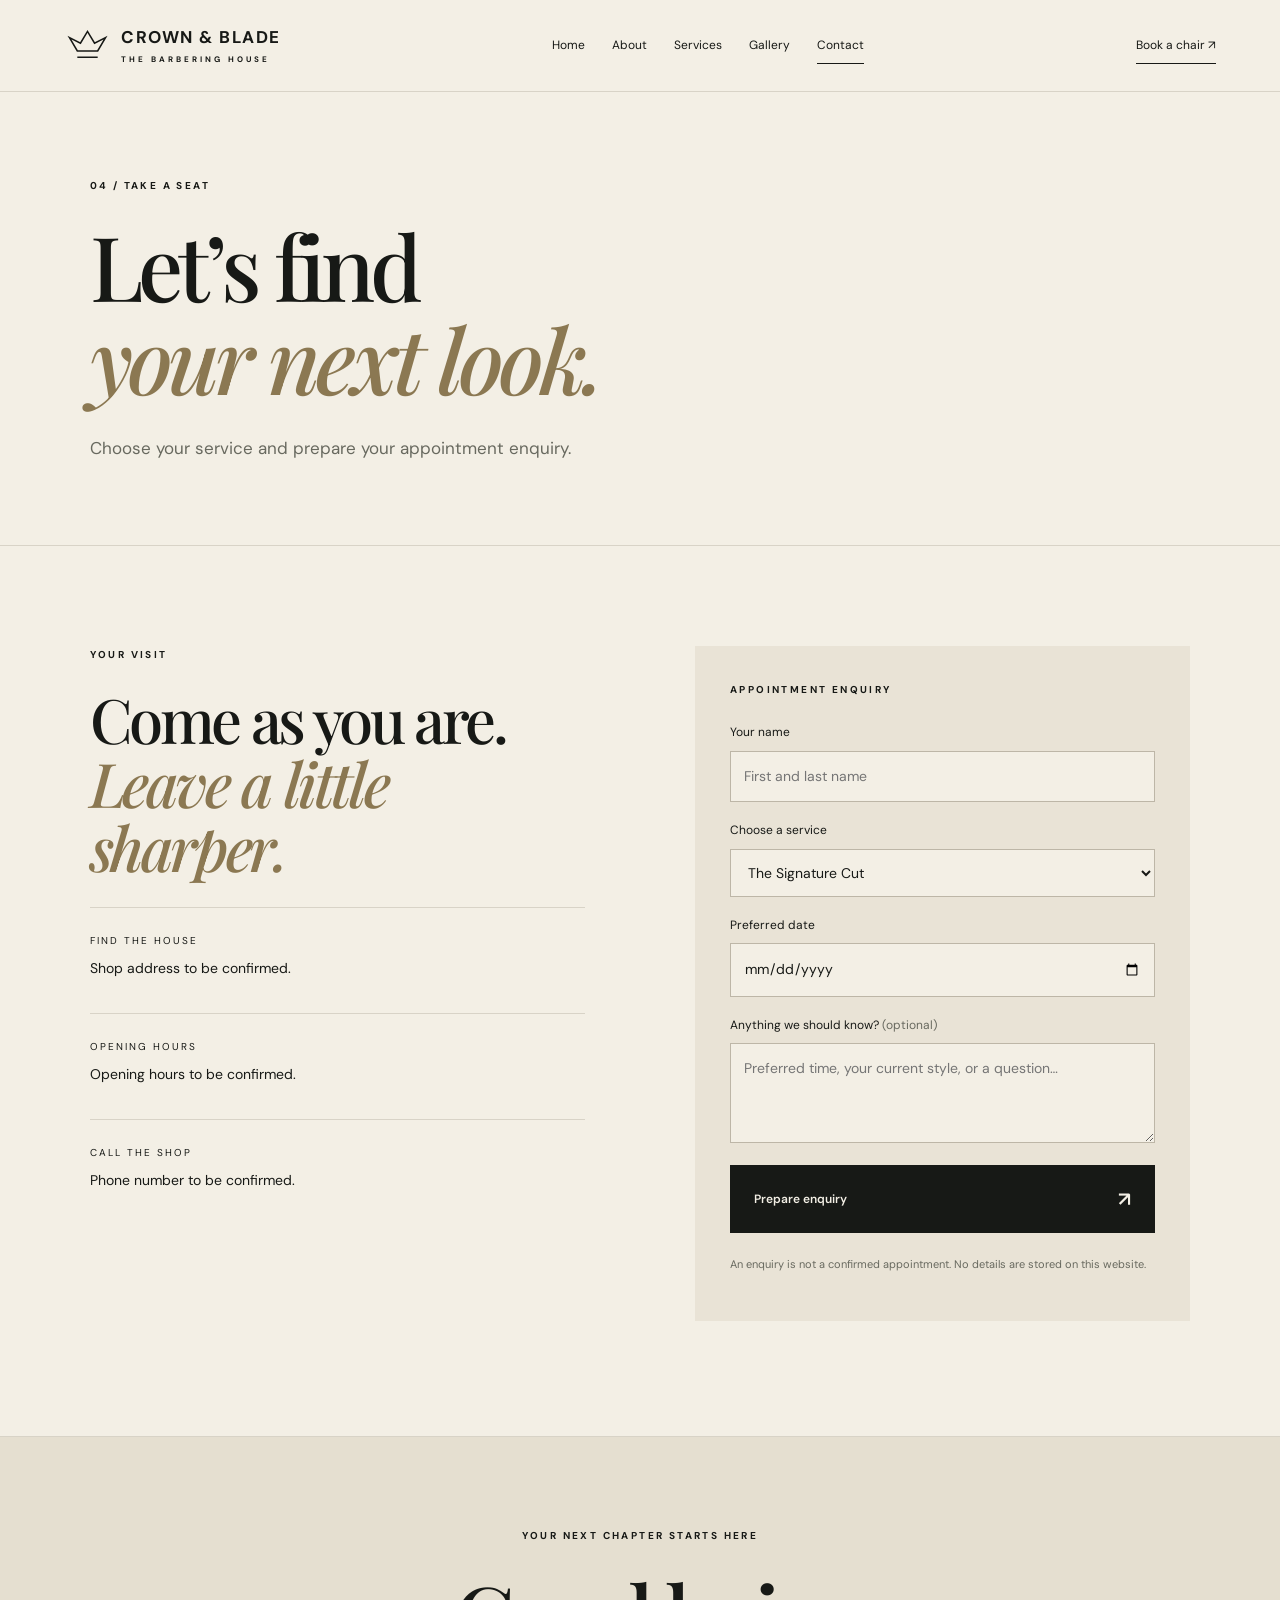
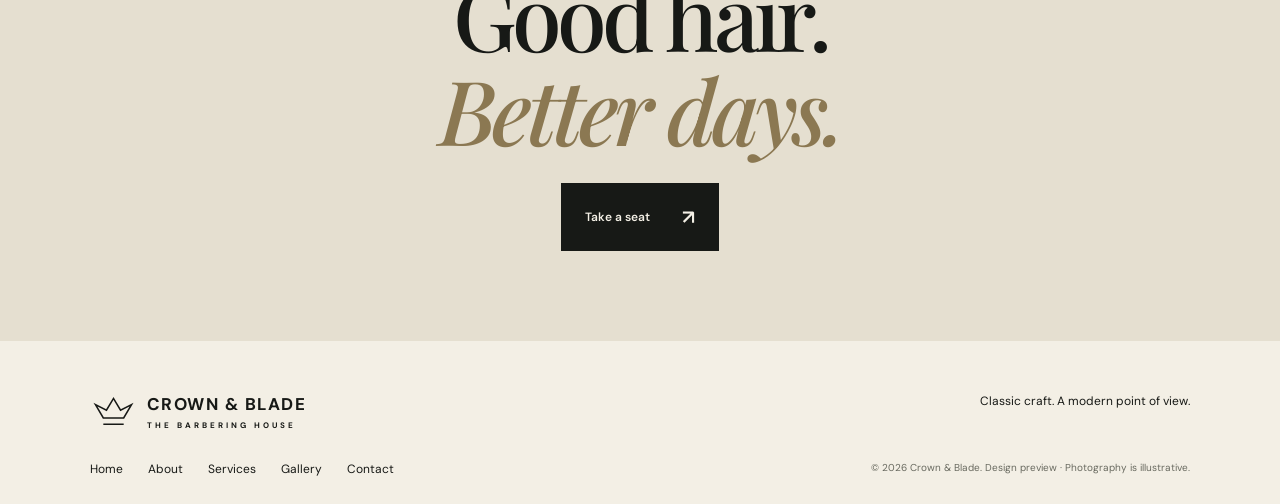
<file: contact.html>
<html lang="en"><head><meta charset="utf-8"><meta name="viewport" content="width=device-width,initial-scale=1"><meta name="description" content="Crown &amp; Blade Barbers — considered cuts, sharp details and classic barbering. Explore services and find your next look."><meta name="theme-color" content="#171916"><title>Take a seat | Crown &amp; Blade Barbers</title><link rel="icon" href="71c20deef16aef2e.svg" type="image/svg+xml"><link rel="stylesheet" href="4ccdfe6f810ae37e.css"><script defer="" src="config.js"></script><script defer="" src="script.js"></script></head><body><a class="skip" href="#main">Skip to content</a><header><a class="brand" href="index.html" aria-label="Crown and Blade home"><svg viewBox="0 0 60 50" aria-hidden="true"><path d="M7 15L17 32H43L53 15L39 22L30 7L21 22Z M17 40H43" fill="none" stroke="currentColor" stroke-width="2"></path></svg><span>CROWN &amp; BLADE<small>THE BARBERING HOUSE</small></span></a><button class="menu" aria-expanded="false" aria-controls="nav">Menu <span>＋</span></button><nav id="nav" aria-label="Main navigation"><a href="index.html">Home</a><a href="about.html">About</a><a href="services.html">Services</a><a href="gallery.html">Gallery</a><a href="contact.html" aria-current="page">Contact</a></nav><a class="header-cta" href="contact.html">Book a chair ↗</a></header><main id="main"><section class="page-title"><p class="eyebrow">04 / TAKE A SEAT</p><h1>Let’s find<br><em>your next look.</em></h1><p>Choose your service and prepare your appointment enquiry.</p></section><section class="section contact-layout"><div><p class="eyebrow">YOUR VISIT</p><h2>Come as you are.<br><em>Leave a little sharper.</em></h2><div class="contact-detail"><span>FIND THE HOUSE</span><p data-config="address">Shop address to be confirmed.</p><a id="map" hidden="" target="_blank" rel="noopener">Get directions ↗</a></div><div class="contact-detail"><span>OPENING HOURS</span><p data-config="hours">Opening hours to be confirmed.</p></div><div class="contact-detail"><span>CALL THE SHOP</span><p id="phone-display">Phone number to be confirmed.</p></div></div><form id="enquiry"><p class="eyebrow">APPOINTMENT ENQUIRY</p><label for="name">Your name</label><input id="name" name="name" autocomplete="name" required="" maxlength="80" placeholder="First and last name"><label for="service">Choose a service</label><select id="service" name="service"><option value="cut">The Signature Cut</option><option value="fade">Skin Fade</option><option value="beard">Beard Ritual</option><option value="both">Cut &amp; Beard</option><option value="advice">Help me choose</option></select><label for="date">Preferred date</label><input id="date" name="date" type="date" required="" min="2026-09-21"><label for="message">Anything we should know? <span>(optional)</span></label><textarea id="message" name="message" rows="3" maxlength="600" placeholder="Preferred time, your current style, or a question…"></textarea><button class="button" type="submit">Prepare enquiry <span>↗</span></button><p class="fine">An enquiry is not a confirmed appointment. No details are stored on this website.</p><p id="status" role="status"></p><a id="send" class="button" hidden="" target="_blank" rel="noopener">Continue to WhatsApp ↗</a></form></section></main><section class="closing"><p class="eyebrow">YOUR NEXT CHAPTER STARTS HERE</p><h2>Good hair.<br><em>Better days.</em></h2><a class="button " href="contact.html">Take a seat<span aria-hidden="true">↗</span></a></section><footer><a class="brand" href="index.html"><svg viewBox="0 0 60 50" aria-hidden="true"><path d="M7 15L17 32H43L53 15L39 22L30 7L21 22Z M17 40H43" fill="none" stroke="currentColor" stroke-width="2"></path></svg><span>CROWN &amp; BLADE<small>THE BARBERING HOUSE</small></span></a><p>Classic craft. A modern point of view.</p><div><a href="index.html">Home</a><a href="about.html">About</a><a href="services.html">Services</a><a href="gallery.html">Gallery</a><a href="contact.html" aria-current="page">Contact</a></div><small>© <span id="year">2026</span> Crown &amp; Blade. Design preview · Photography is illustrative.</small></footer><dialog id="lightbox"><button class="close" aria-label="Close image">✕</button><img alt=""><p></p></dialog></body><div id="codex-agent-overlay-root" data-codex-agent-overlay-root="true"></div></html>
</file>
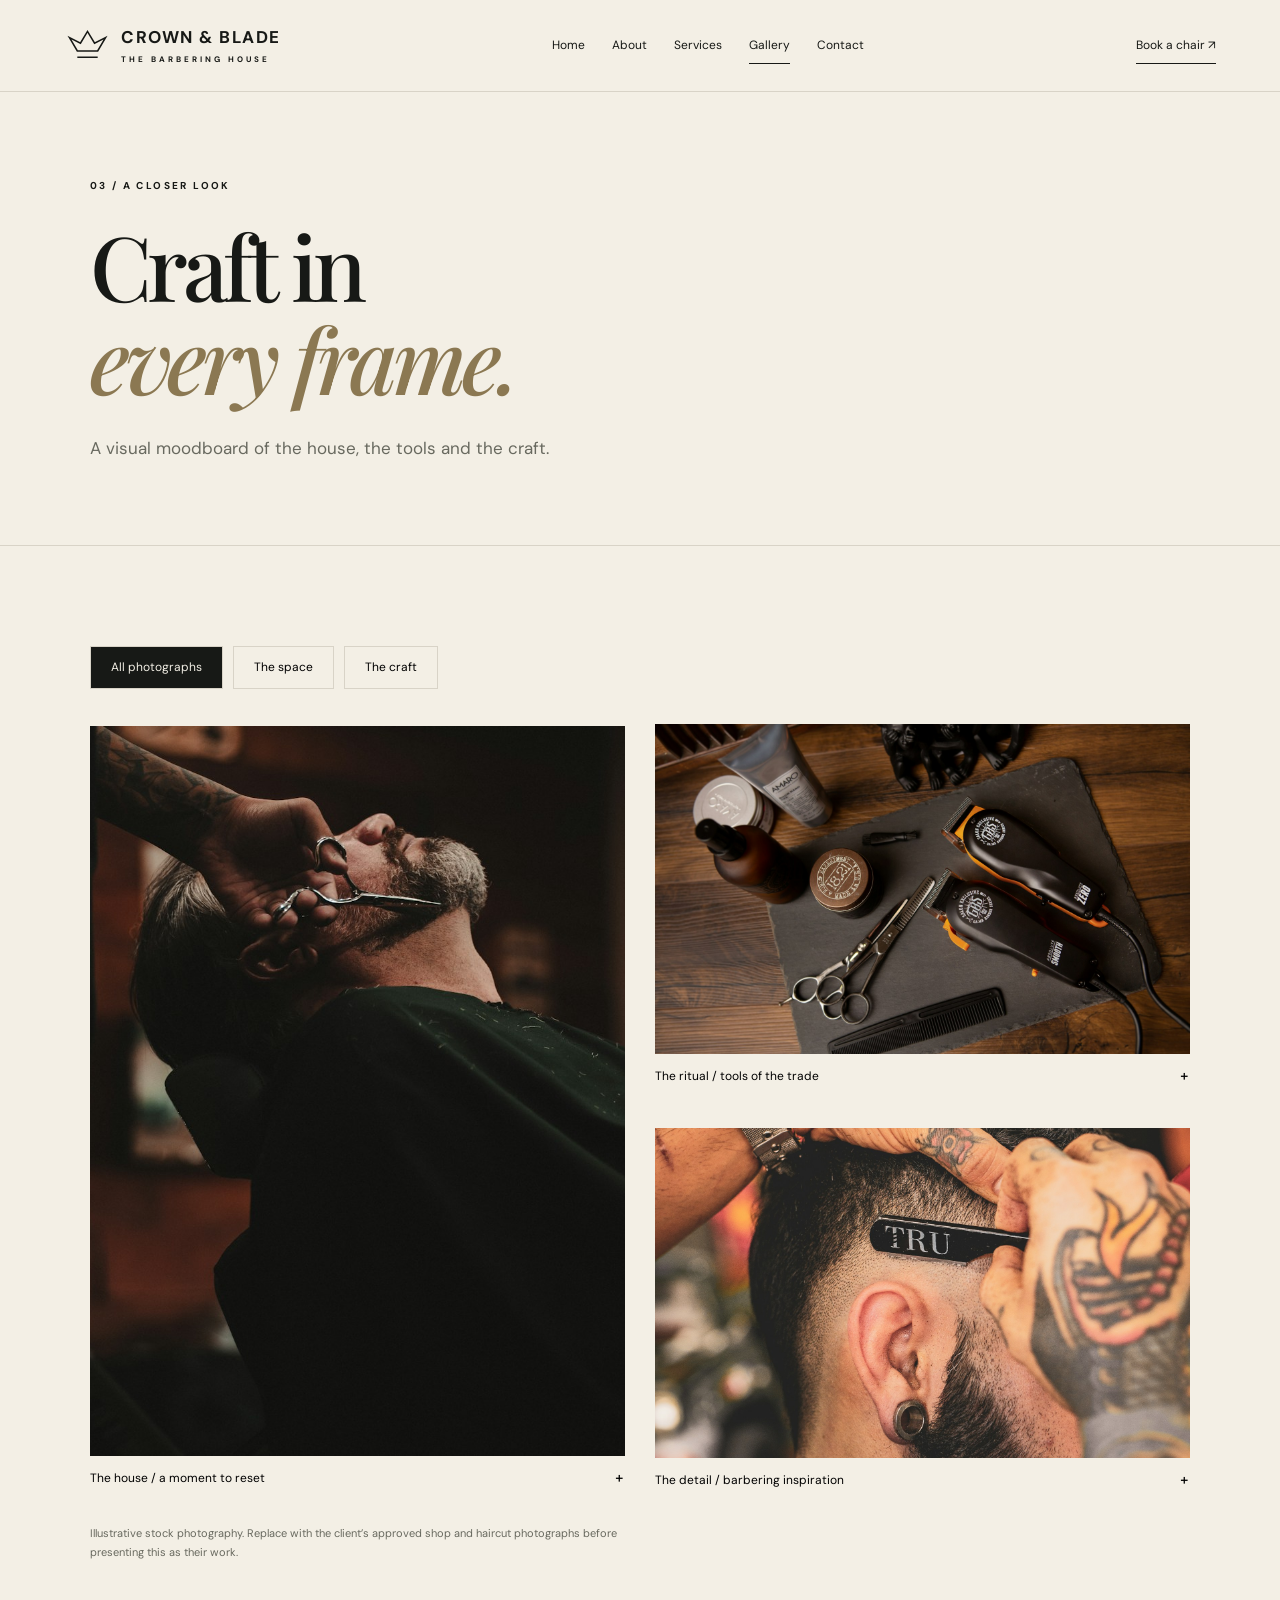
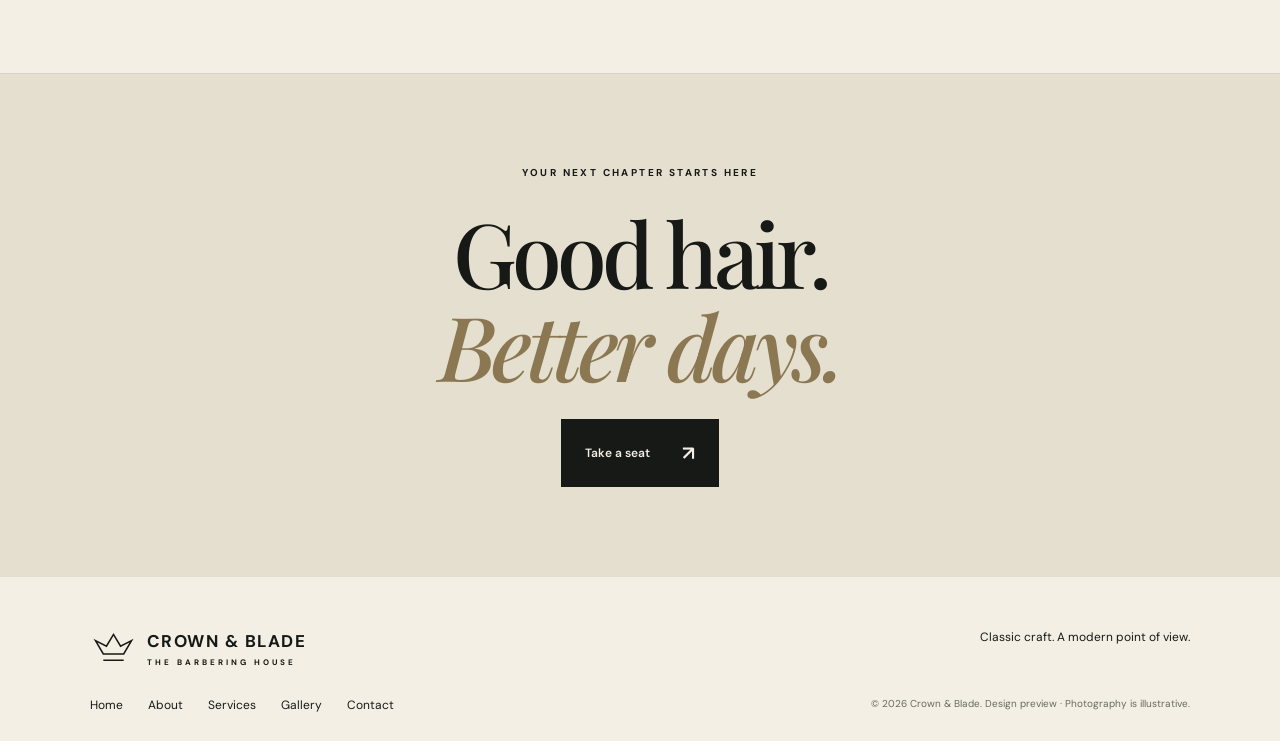
<file: gallery.html>
<html lang="en"><head><meta charset="utf-8"><meta name="viewport" content="width=device-width,initial-scale=1"><meta name="description" content="Crown &amp; Blade Barbers — considered cuts, sharp details and classic barbering. Explore services and find your next look."><meta name="theme-color" content="#171916"><title>The gallery | Crown &amp; Blade Barbers</title><link rel="icon" href="71c20deef16aef2e.svg" type="image/svg+xml"><link rel="stylesheet" href="4ccdfe6f810ae37e.css"><script defer="" src="config.js"></script><script defer="" src="script.js"></script></head><body><a class="skip" href="#main">Skip to content</a><header><a class="brand" href="index.html" aria-label="Crown and Blade home"><svg viewBox="0 0 60 50" aria-hidden="true"><path d="M7 15L17 32H43L53 15L39 22L30 7L21 22Z M17 40H43" fill="none" stroke="currentColor" stroke-width="2"></path></svg><span>CROWN &amp; BLADE<small>THE BARBERING HOUSE</small></span></a><button class="menu" aria-expanded="false" aria-controls="nav">Menu <span>＋</span></button><nav id="nav" aria-label="Main navigation"><a href="index.html">Home</a><a href="about.html">About</a><a href="services.html">Services</a><a href="gallery.html" aria-current="page">Gallery</a><a href="contact.html">Contact</a></nav><a class="header-cta" href="contact.html">Book a chair ↗</a></header><main id="main"><section class="page-title"><p class="eyebrow">03 / A CLOSER LOOK</p><h1>Craft in<br><em>every frame.</em></h1><p>A visual moodboard of the house, the tools and the craft.</p></section><section class="section"><div class="filters" role="group" aria-label="Filter gallery"><button class="active" data-filter="all" aria-pressed="true">All photographs</button><button data-filter="space" aria-pressed="false">The space</button><button data-filter="craft" aria-pressed="false">The craft</button></div><div class="gallery-grid"><button class="gallery-item" data-category="space" data-caption="The house / a moment to reset" aria-label="Enlarge The house / a moment to reset"><img class="" src="aade380d0a40fe92.jpg" alt="The house / a moment to reset" loading="lazy" width="1600" height="1100"><span>The house / a moment to reset <b>＋</b></span></button><button class="gallery-item" data-category="craft" data-caption="The ritual / tools of the trade" aria-label="Enlarge The ritual / tools of the trade"><img class="" src="2e9d16d98ee0aaaa.jpg" alt="The ritual / tools of the trade" loading="lazy" width="1600" height="1100"><span>The ritual / tools of the trade <b>＋</b></span></button><button class="gallery-item" data-category="craft" data-caption="The detail / barbering inspiration" aria-label="Enlarge The detail / barbering inspiration"><img class="" src="af7efc861bdc7316.jpg" alt="The detail / barbering inspiration" loading="lazy" width="1600" height="1100"><span>The detail / barbering inspiration <b>＋</b></span></button></div><p class="fine">Illustrative stock photography. Replace with the client’s approved shop and haircut photographs before presenting this as their work.</p></section></main><section class="closing"><p class="eyebrow">YOUR NEXT CHAPTER STARTS HERE</p><h2>Good hair.<br><em>Better days.</em></h2><a class="button " href="contact.html">Take a seat<span aria-hidden="true">↗</span></a></section><footer><a class="brand" href="index.html"><svg viewBox="0 0 60 50" aria-hidden="true"><path d="M7 15L17 32H43L53 15L39 22L30 7L21 22Z M17 40H43" fill="none" stroke="currentColor" stroke-width="2"></path></svg><span>CROWN &amp; BLADE<small>THE BARBERING HOUSE</small></span></a><p>Classic craft. A modern point of view.</p><div><a href="index.html">Home</a><a href="about.html">About</a><a href="services.html">Services</a><a href="gallery.html" aria-current="page">Gallery</a><a href="contact.html">Contact</a></div><small>© <span id="year">2026</span> Crown &amp; Blade. Design preview · Photography is illustrative.</small></footer><dialog id="lightbox"><button class="close" aria-label="Close image">✕</button><img alt=""><p></p></dialog></body><div id="codex-agent-overlay-root" data-codex-agent-overlay-root="true"></div></html>
</file>
<file: 4ccdfe6f810ae37e.css>
@import url("https://fonts.googleapis.com/css2?family=DM+Sans:wght@400;500;600;700&family=Playfair+Display:ital,wght@0,500;0,600;1,500&display=swap");
:root { --paper: #f3efe5; --ink: #171916; --gold: #c4ad7b; --muted: #68695f; --line: #d8d3c7; }
* { box-sizing: border-box; }
html { scroll-behavior: smooth; }
body { margin: 0px; background: var(--paper); color: var(--ink); font-family: "DM Sans", sans-serif; font-size: 15px; line-height: 1.7; }
a { color: inherit; text-decoration: none; }
button, input, select, textarea { font: inherit; }
button, a, input, select, textarea { -webkit-tap-highlight-color: transparent; }
button { cursor: pointer; }
img { display: block; width: 100%; height: 100%; object-fit: cover; }
h1, h2, h3, p { margin-top: 0px; }
h1, h2, h3 { font-weight: 500; }
h1, h2 { font-family: "Playfair Display", Georgia, serif; line-height: 1.04; letter-spacing: -0.055em; }
h1 { font-size: clamp(64px, 7.8vw, 124px); margin-bottom: 30px; }
h2 { font-size: clamp(42px, 4.8vw, 76px); margin-bottom: 28px; }
h3 { font-family: "Playfair Display", Georgia, serif; font-size: 29px; line-height: 1.2; letter-spacing: -0.03em; }
em { font-weight: 500; color: rgb(139, 120, 82); }
p { max-width: 570px; }
header { display: flex; align-items: center; justify-content: space-between; padding: 24px 5%; border-bottom: 1px solid var(--line); gap: 22px; }
.brand { display: flex; align-items: center; gap: 10px; line-height: 1.25; white-space: nowrap; font-size: 17px; font-weight: 700; letter-spacing: 1.5px; }
.brand svg { width: 47px; height: 43px; }
.brand small { display: block; font-size: 8px; letter-spacing: 3px; margin-top: 5px; }
nav { display: flex; gap: 27px; font-size: 12px; }
nav a { padding: 8px 0px; }
nav a[aria-current] { border-bottom: 1px solid; }
nav a:hover { color: rgb(139, 120, 82); }
.header-cta { font-size: 12px; border-bottom: 1px solid; padding: 8px 0px; }
.menu { display: none; }
.hero { display: grid; grid-template-columns: 1fr 1.07fr; min-height: 740px; }
.hero-copy { padding: 70px 9% 32px 10%; }
.eyebrow { font-size: 10px; font-weight: 700; letter-spacing: 2.4px; margin-bottom: 24px; }
.hero-copy > p:not(.eyebrow) { color: var(--muted); font-size: 14px; }
.button { display: inline-flex; gap: 32px; align-items: center; justify-content: space-between; padding: 16px 23px; background: var(--ink); color: var(--paper); border: 1px solid var(--ink); font-size: 12px; font-weight: 600; transition: background 0.2s, transform 0.2s; }
.button:hover { background: rgb(56, 59, 48); transform: translateY(-2px); }
.button span { font-size: 20px; }
.button.outline { background: transparent; color: var(--ink); }
.button.outline:hover { background: rgb(231, 223, 207); }
.hero-note { display: flex; justify-content: space-between; border-top: 1px solid var(--line); margin-top: 40px; padding-top: 20px; font-size: 9px; letter-spacing: 1px; }
.hero-image { position: relative; overflow: hidden; background: rgb(36, 38, 32); min-height: 500px; }
.hero-image img { position: absolute; inset: 0px; filter: brightness(0.76); object-position: center center; }
.image-label { position: absolute; left: 30px; bottom: 30px; color: white; letter-spacing: 2px; font-size: 9px; }
.seal { position: absolute; right: 25px; top: 25px; width: 100px; height: 100px; display: flex; flex-direction: column; align-items: center; justify-content: center; border: 1px solid rgb(229, 213, 173); border-radius: 50%; color: rgb(229, 213, 173); font-family: Georgia; font-size: 28px; transform: rotate(12deg); }
.seal small { font-family: Arial; font-size: 6px; letter-spacing: 1px; }
.ticker { background: var(--ink); color: var(--paper); padding: 23px 5%; display: flex; justify-content: space-between; gap: 20px; letter-spacing: 2px; font-size: 10px; }
.ticker span { color: var(--gold); }
.section { padding: 100px 7%; }
.split { display: grid; grid-template-columns: 1fr 1fr; gap: 9%; align-items: center; }
.split > img, .photo-frame img { height: 530px; }
.caption { font-size: 9px; letter-spacing: 2px; display: block; margin-top: 14px; }
.lead { font-size: 20px; line-height: 1.5; }
.split p:not(.eyebrow):not(.lead) { color: var(--muted); }
.section-head { display: flex; justify-content: space-between; align-items: end; gap: 30px; margin-bottom: 45px; }
.section-head p { font-size: 13px; }
.dark { background: var(--ink); color: var(--paper); }
.dark em { color: var(--gold); }
.cards { display: grid; grid-template-columns: repeat(4, 1fr); border-top: 1px solid rgb(85, 86, 76); border-bottom: 1px solid rgb(85, 86, 76); }
.service { padding: 35px 25px; border-right: 1px solid rgb(85, 86, 76); }
.service:first-child { padding-left: 0px; }
.service:last-child { border-right: 0px; }
.number { display: block; color: var(--gold); font-size: 11px; margin-bottom: 35px; }
.service p { font-size: 13px; color: rgb(192, 192, 180); min-height: 92px; }
.service > div { display: flex; justify-content: space-between; align-items: center; margin-top: 30px; border-top: 1px solid rgb(66, 68, 58); padding-top: 18px; font-size: 11px; }
.service strong { font-size: 24px; font-weight: 500; }
.service > a { display: inline-block; font-size: 11px; margin-top: 20px; border-bottom: 1px solid rgb(119, 121, 107); }
.fine { font-size: 11px; color: var(--muted); margin-top: 22px; line-height: 1.7; }
.dark .fine { color: rgb(180, 180, 167); }
.home-gallery { display: grid; grid-template-columns: 1.4fr 1fr; gap: 22px; height: 460px; }
.closing { text-align: center; padding: 90px 20px; background: rgb(229, 223, 208); border-top: 1px solid var(--line); }
.closing p { margin-left: auto; margin-right: auto; }
.closing h2 { font-size: clamp(56px, 7vw, 94px); }
footer { padding: 50px 7% 25px; display: grid; grid-template-columns: 1fr 1fr; gap: 25px; }
footer p { font-size: 12px; text-align: right; }
footer > div { display: flex; gap: 25px; font-size: 12px; }
footer > small { font-size: 10px; color: var(--muted); text-align: right; }
.page-title { padding: 85px 7% 65px; border-bottom: 1px solid var(--line); }
.page-title h1 { font-size: clamp(58px, 7vw, 100px); }
.page-title p:last-child { color: var(--muted); font-size: 17px; }
.values { display: grid; grid-template-columns: repeat(3, 1fr); gap: 50px; margin-top: 50px; }
.values span { color: var(--gold); }
.values h3 { margin-top: 25px; }
.values p { font-size: 14px; color: rgb(192, 192, 180); }
.faqs details { border-bottom: 1px solid var(--line); padding: 22px 0px; }
.faqs summary { cursor: pointer; font-weight: 600; }
.faqs p { margin: 18px 0px 0px; font-size: 14px; }
.filters { display: flex; gap: 10px; margin-bottom: 35px; flex-wrap: wrap; }
.filters button { border: 1px solid var(--line); padding: 10px 20px; background: transparent; font-size: 12px; }
.filters button.active { background: var(--ink); color: var(--paper); }
.gallery-grid { display: grid; grid-template-columns: repeat(2, 1fr); gap: 30px; }
.gallery-item { border: 0px; padding: 0px; background: transparent; text-align: left; }
.gallery-item:first-child { grid-row: span 2; }
.gallery-item img { height: 330px; transition: filter 0.2s; }
.gallery-item:first-child img { height: 730px; }
.gallery-item:hover img { filter: brightness(0.8); }
.gallery-item span { display: flex; justify-content: space-between; padding: 12px 0px; font-size: 12px; }
.contact-layout { display: grid; grid-template-columns: 1fr 1fr; gap: 10%; }
.contact-detail { border-top: 1px solid var(--line); padding: 24px 0px; }
.contact-detail > span { font-size: 10px; letter-spacing: 2px; }
.contact-detail p { margin: 8px 0px; font-size: 14px; }
.contact-detail a { font-size: 13px; text-decoration: underline; }
form { background: rgb(233, 227, 214); padding: 35px; }
label { display: block; font-size: 12px; margin: 18px 0px 8px; }
label span { color: var(--muted); }
input, select, textarea { width: 100%; padding: 13px; background: var(--paper); border: 1px solid rgb(189, 182, 167); border-radius: 0px; color: var(--ink); font-size: 14px; }
textarea { resize: vertical; }
form .button { width: 100%; margin-top: 22px; }
#status { font-size: 13px; white-space: pre-line; }
.skip { position: absolute; top: -100px; }
.skip:focus { top: 0px; background: white; padding: 10px; z-index: 20; }
:focus-visible { outline: rgb(171, 133, 70) solid 3px; outline-offset: 4px; }
[hidden] { display: none !important; }
dialog { border: 0px; padding: 35px; background: var(--paper); width: min(850px, 95vw); max-height: 94vh; }
dialog::backdrop { background: rgba(0, 0, 0, 0.8); }
dialog img { max-height: 72vh; object-fit: contain; }
dialog p { margin: 15px 0px 0px; }
.close { display: block; margin-left: auto; background: none; border: 0px; font-size: 24px; margin-bottom: 10px; }
@media (max-width: 1000px) {
  header { flex-wrap: wrap; }
  .header-cta { display: none; }
  .cards { grid-template-columns: repeat(2, 1fr); }
  .service:first-child { padding-left: 25px; }
  .hero-copy { padding-left: 8%; padding-right: 8%; }
  .hero { min-height: 660px; }
  .service { border-bottom: 1px solid rgb(85, 86, 76); }
  .section { padding: 75px 6%; }
}
@media (max-width: 650px) {
  header { padding: 18px 6%; }
  .brand { font-size: 14px; }
  .brand svg { width: 38px; }
  .menu { display: flex; gap: 12px; border: 0px; background: none; font-size: 12px; }
  nav { display: none; width: 100%; flex-direction: column; gap: 4px; padding-top: 15px; }
  nav.open { display: flex; }
  .hero { grid-template-columns: 1fr; }
  .hero-copy { padding: 50px 7% 30px; }
  .hero h1 { font-size: 82px; }
  .hero-image { min-height: 430px; }
  .hero-note { margin-top: 28px; }
  .ticker { font-size: 8px; gap: 10px; flex-wrap: wrap; justify-content: center; }
  .section { padding: 60px 7%; }
  .split, .contact-layout { grid-template-columns: 1fr; gap: 40px; }
  .split > img, .photo-frame img { height: 360px; }
  .section-head { display: block; }
  .section-head > .button { margin-bottom: 12px; }
  .cards { grid-template-columns: 1fr; }
  .service, .service:first-child { padding: 30px 0px; border-right: 0px; }
  .service p { min-height: 0px; }
  .number { margin-bottom: 20px; }
  .home-gallery { height: auto; grid-template-columns: 1fr; }
  .home-gallery img { height: 340px; }
  .values { grid-template-columns: 1fr; gap: 25px; }
  .page-title { padding: 55px 7% 40px; }
  .page-title h1 { font-size: 60px; }
  .gallery-grid { grid-template-columns: 1fr; }
  .gallery-item:first-child { grid-row: auto; }
  .gallery-item:first-child img, .gallery-item img { height: 380px; }
  footer { grid-template-columns: 1fr; }
  footer p, footer > small { text-align: left; }
  footer > div { flex-wrap: wrap; }
  form { padding: 25px; }
  .closing { padding: 65px 20px; }
}
@media (prefers-reduced-motion: reduce) {
  html { scroll-behavior: auto; }
  * { transition: none !important; }
}
</file>
